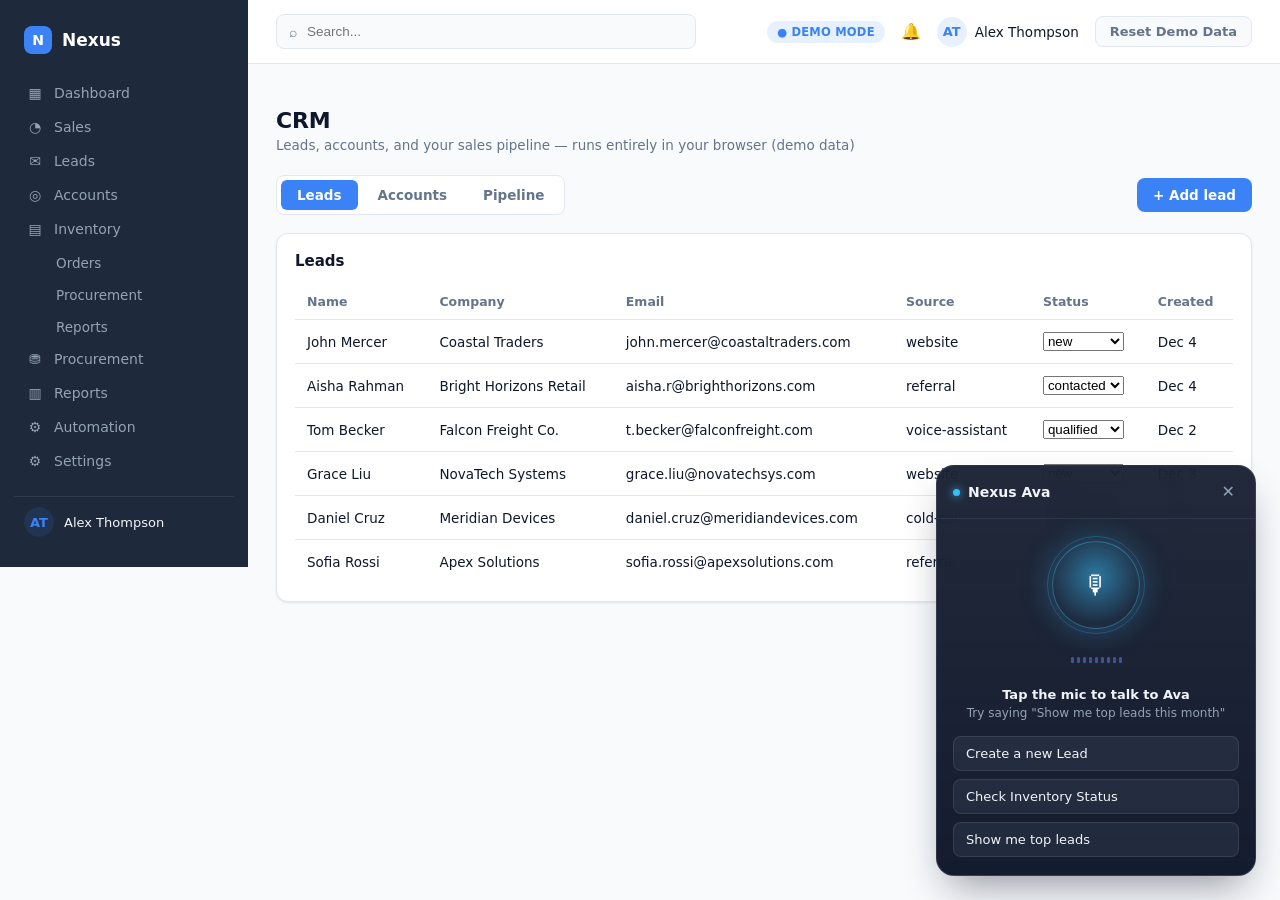
<file: crm.html>
<!DOCTYPE html>
<html lang="en">
<head>
  <meta charset="UTF-8" />
  <meta name="viewport" content="width=device-width, initial-scale=1.0" />
  <title>Nexus — CRM (Demo)</title>

  <link rel="stylesheet" href="css/main.css" />
  <link rel="stylesheet" href="css/dashboard.css" />
  <link rel="stylesheet" href="css/ai_widget.css" />
  <link rel="stylesheet" href="css/crm.css" />

</head>
<body>

  <div class="app-shell">
    <div id="sidebar-slot"></div>

    <div class="main-column">
      <div id="header-slot"></div>

      <main class="main-content">
        <div class="page-header">
          <h1>CRM</h1>
          <p>Leads, accounts, and your sales pipeline — runs entirely in your browser (demo data)</p>
        </div>

        <div class="crm-toolbar">
          <div class="crm-tabs" role="tablist">
            <button class="crm-tab" data-tab="leads" role="tab">Leads</button>
            <button class="crm-tab" data-tab="accounts" role="tab">Accounts</button>
            <button class="crm-tab" data-tab="pipeline" role="tab">Pipeline</button>
          </div>
          <div id="crm-toolbar-actions"></div>
        </div>

        <!-- ---------------- Leads panel ---------------- -->
        <section class="crm-panel card" id="panel-leads" data-panel="leads">
          <div class="card__header">
            <h2>Leads</h2>
          </div>
          <div class="table-wrap">
            <table class="data-table">
              <thead>
                <tr>
                  <th>Name</th>
                  <th>Company</th>
                  <th>Email</th>
                  <th>Source</th>
                  <th>Status</th>
                  <th>Created</th>
                </tr>
              </thead>
              <tbody id="leads-tbody">
                <tr><td colspan="6" class="empty-state">Loading leads…</td></tr>
              </tbody>
            </table>
          </div>
        </section>

        <!-- ---------------- Accounts panel ---------------- -->
        <section class="crm-panel card" id="panel-accounts" data-panel="accounts">
          <div class="card__header">
            <h2>Accounts</h2>
          </div>
          <div class="table-wrap">
            <table class="data-table">
              <thead>
                <tr>
                  <th>Name</th>
                  <th>Industry</th>
                  <th>Owner</th>
                  <th>Website</th>
                  <th>Created</th>
                </tr>
              </thead>
              <tbody id="accounts-tbody">
                <tr><td colspan="5" class="empty-state">Loading accounts…</td></tr>
              </tbody>
            </table>
          </div>
        </section>

        <!-- ---------------- Pipeline panel ---------------- -->
        <section class="crm-panel" id="panel-pipeline" data-panel="pipeline">
          <div class="pipeline-board" id="pipeline-board">
            <div class="empty-state">Loading pipeline…</div>
          </div>
        </section>
      </main>
    </div>
  </div>

  <div id="ai-widget-slot"></div>

  <!-- ---------------- Add Lead modal ---------------- -->
  <div class="modal-overlay" id="lead-modal-overlay">
    <form class="modal" id="lead-form">
      <h3>Create a new lead</h3>
      <p class="modal-sub">Also reachable by saying "Create a new lead" to Ava.</p>
      <div class="form-field">
        <label for="lead-name">Name</label>
        <input type="text" id="lead-name" name="name" required />
      </div>
      <div class="form-field">
        <label for="lead-company">Company</label>
        <input type="text" id="lead-company" name="company" />
      </div>
      <div class="form-field">
        <label for="lead-email">Email</label>
        <input type="email" id="lead-email" name="email" />
      </div>
      <div class="form-field">
        <label for="lead-phone">Phone</label>
        <input type="tel" id="lead-phone" name="phone" />
      </div>
      <div class="modal-actions">
        <button type="button" class="btn-secondary" data-close-modal="lead-modal-overlay">Cancel</button>
        <button type="submit" class="btn-primary">Save lead</button>
      </div>
    </form>
  </div>

  <!-- ---------------- Add Account modal ---------------- -->
  <div class="modal-overlay" id="account-modal-overlay">
    <form class="modal" id="account-form">
      <h3>Create a new account</h3>
      <div class="form-field">
        <label for="account-name">Name</label>
        <input type="text" id="account-name" name="name" required />
      </div>
      <div class="form-field">
        <label for="account-industry">Industry</label>
        <input type="text" id="account-industry" name="industry" />
      </div>
      <div class="form-field">
        <label for="account-owner">Owner</label>
        <input type="text" id="account-owner" name="owner" />
      </div>
      <div class="form-field">
        <label for="account-website">Website</label>
        <input type="text" id="account-website" name="website" />
      </div>
      <div class="modal-actions">
        <button type="button" class="btn-secondary" data-close-modal="account-modal-overlay">Cancel</button>
        <button type="submit" class="btn-primary">Save account</button>
      </div>
    </form>
  </div>

  <!-- ---------------- Add Deal modal ---------------- -->
  <div class="modal-overlay" id="deal-modal-overlay">
    <form class="modal" id="deal-form">
      <h3>Create a new deal</h3>
      <div class="form-field">
        <label for="deal-client">Client name</label>
        <input type="text" id="deal-client" name="client_name" required />
      </div>
      <div class="form-field">
        <label for="deal-value">Value ($)</label>
        <input type="number" id="deal-value" name="value" min="0" step="100" />
      </div>
      <div class="form-field">
        <label for="deal-probability">Probability (%)</label>
        <input type="number" id="deal-probability" name="probability" min="0" max="100" />
      </div>
      <div class="form-field">
        <label for="deal-owner">Owner</label>
        <input type="text" id="deal-owner" name="owner" />
      </div>
      <div class="modal-actions">
        <button type="button" class="btn-secondary" data-close-modal="deal-modal-overlay">Cancel</button>
        <button type="submit" class="btn-primary">Save deal</button>
      </div>
    </form>
  </div>

  <script type="module" src="js/crm.js"></script>
</body>
</html>
</file>
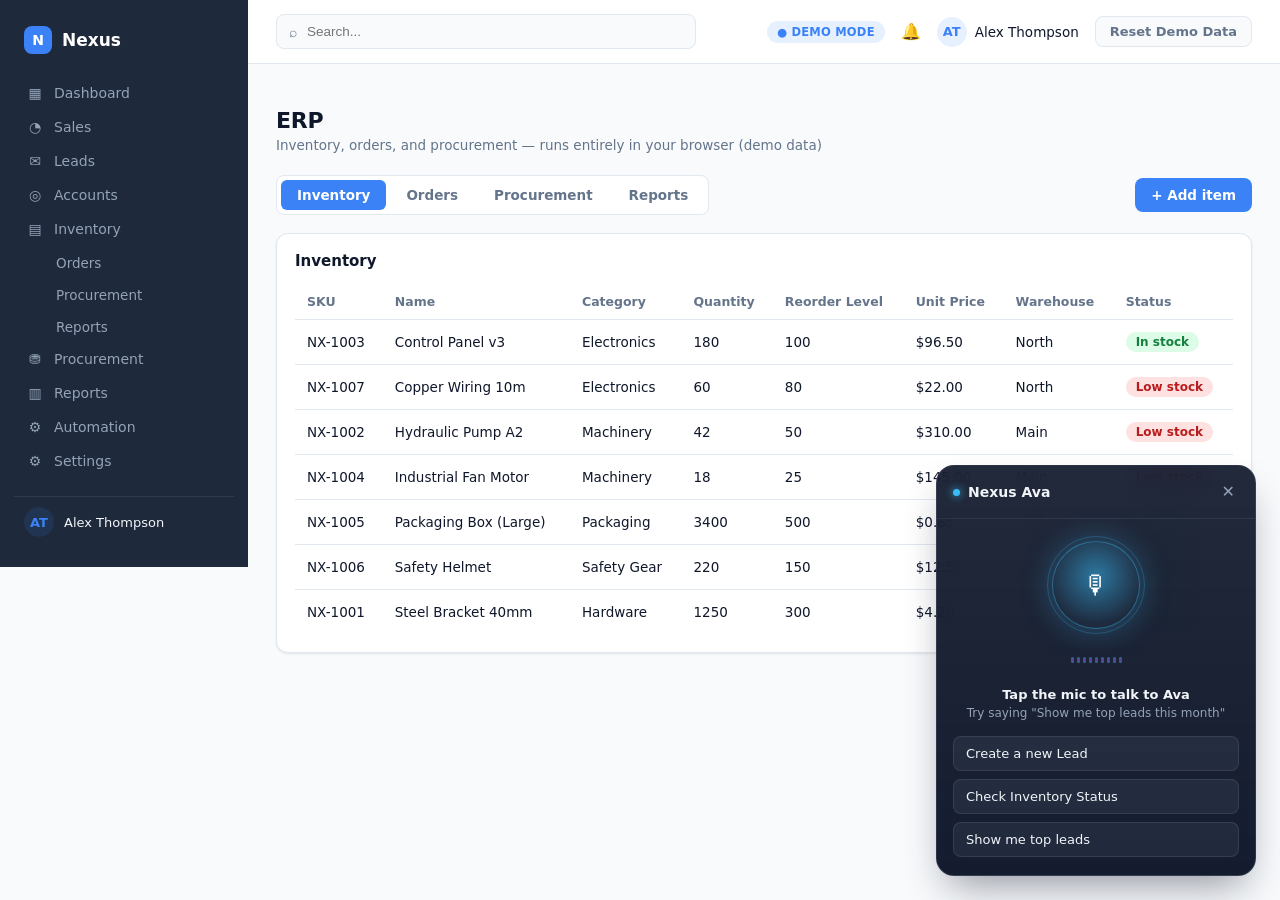
<file: erp.html>
<!DOCTYPE html>
<html lang="en">
<head>
  <meta charset="UTF-8" />
  <meta name="viewport" content="width=device-width, initial-scale=1.0" />
  <title>Nexus — ERP (Demo)</title>

  <link rel="stylesheet" href="css/main.css" />
  <link rel="stylesheet" href="css/dashboard.css" />
  <link rel="stylesheet" href="css/ai_widget.css" />
  <link rel="stylesheet" href="css/crm.css" />
  <link rel="stylesheet" href="css/erp.css" />

</head>
<body>

  <div class="app-shell">
    <div id="sidebar-slot"></div>

    <div class="main-column">
      <div id="header-slot"></div>

      <main class="main-content">
        <div class="page-header">
          <h1>ERP</h1>
          <p>Inventory, orders, and procurement — runs entirely in your browser (demo data)</p>
        </div>

        <div class="crm-toolbar">
          <div class="crm-tabs" role="tablist">
            <button class="crm-tab" data-tab="inventory" role="tab">Inventory</button>
            <button class="crm-tab" data-tab="orders" role="tab">Orders</button>
            <button class="crm-tab" data-tab="procurement" role="tab">Procurement</button>
            <button class="crm-tab" data-tab="reports" role="tab">Reports</button>
          </div>
          <div id="erp-toolbar-actions"></div>
        </div>

        <!-- ---------------- Inventory panel ---------------- -->
        <section class="crm-panel card" id="panel-inventory" data-panel="inventory">
          <div class="card__header">
            <h2>Inventory</h2>
          </div>
          <div class="table-wrap">
            <table class="data-table">
              <thead>
                <tr>
                  <th>SKU</th>
                  <th>Name</th>
                  <th>Category</th>
                  <th>Quantity</th>
                  <th>Reorder Level</th>
                  <th>Unit Price</th>
                  <th>Warehouse</th>
                  <th>Status</th>
                </tr>
              </thead>
              <tbody id="inventory-tbody">
                <tr><td colspan="8" class="empty-state">Loading inventory…</td></tr>
              </tbody>
            </table>
          </div>
        </section>

        <!-- ---------------- Orders panel ---------------- -->
        <section class="crm-panel card" id="panel-orders" data-panel="orders">
          <div class="card__header">
            <h2>Orders</h2>
          </div>
          <div class="table-wrap">
            <table class="data-table">
              <thead>
                <tr>
                  <th>Order #</th>
                  <th>Customer</th>
                  <th>Items</th>
                  <th>Total</th>
                  <th>Status</th>
                  <th>Created</th>
                </tr>
              </thead>
              <tbody id="orders-tbody">
                <tr><td colspan="6" class="empty-state">Loading orders…</td></tr>
              </tbody>
            </table>
          </div>
        </section>

        <!-- ---------------- Procurement panel ---------------- -->
        <section class="crm-panel card" id="panel-procurement" data-panel="procurement">
          <div class="card__header">
            <h2>Procurement</h2>
          </div>
          <div class="table-wrap">
            <table class="data-table">
              <thead>
                <tr>
                  <th>PO #</th>
                  <th>Supplier</th>
                  <th>Items</th>
                  <th>Total</th>
                  <th>Expected</th>
                  <th>Status</th>
                  <th>Created</th>
                </tr>
              </thead>
              <tbody id="procurement-tbody">
                <tr><td colspan="7" class="empty-state">Loading purchase orders…</td></tr>
              </tbody>
            </table>
          </div>
        </section>

        <!-- ---------------- Reports panel ---------------- -->
        <section class="crm-panel" id="panel-reports" data-panel="reports">
          <div class="report-summary">
            <div class="card kpi-card">
              <div class="kpi-card__icon">$</div>
              <div>
                <div class="kpi-card__label">Total Stock Value</div>
                <div class="kpi-card__value" id="report-stock-value">—</div>
              </div>
            </div>
            <div class="card kpi-card">
              <div class="kpi-card__icon">▤</div>
              <div>
                <div class="kpi-card__label">Total Items</div>
                <div class="kpi-card__value" id="report-item-count">—</div>
              </div>
            </div>
            <div class="card kpi-card">
              <div class="kpi-card__icon">⚠</div>
              <div>
                <div class="kpi-card__label">Low Stock Items</div>
                <div class="kpi-card__value" id="report-low-stock-count">—</div>
              </div>
            </div>
          </div>

          <div class="card">
            <div class="card__header">
              <h2>Low Stock Report</h2>
            </div>
            <div class="table-wrap">
              <table class="data-table">
                <thead>
                  <tr>
                    <th>SKU</th>
                    <th>Name</th>
                    <th>Quantity</th>
                    <th>Reorder Level</th>
                    <th>Warehouse</th>
                  </tr>
                </thead>
                <tbody id="low-stock-tbody">
                  <tr><td colspan="5" class="empty-state">Loading…</td></tr>
                </tbody>
              </table>
            </div>
          </div>
        </section>
      </main>
    </div>
  </div>

  <div id="ai-widget-slot"></div>

  <!-- ---------------- Add Inventory Item modal ---------------- -->
  <div class="modal-overlay" id="item-modal-overlay">
    <form class="modal" id="item-form">
      <h3>Add inventory item</h3>
      <div class="form-field">
        <label for="item-sku">SKU</label>
        <input type="text" id="item-sku" name="sku" required />
      </div>
      <div class="form-field">
        <label for="item-name">Name</label>
        <input type="text" id="item-name" name="name" required />
      </div>
      <div class="form-field">
        <label for="item-category">Category</label>
        <input type="text" id="item-category" name="category" />
      </div>
      <div class="form-field">
        <label for="item-quantity">Quantity</label>
        <input type="number" id="item-quantity" name="quantity" min="0" value="0" />
      </div>
      <div class="form-field">
        <label for="item-reorder">Reorder level</label>
        <input type="number" id="item-reorder" name="reorder_level" min="0" value="0" />
      </div>
      <div class="form-field">
        <label for="item-price">Unit price ($)</label>
        <input type="number" id="item-price" name="unit_price" min="0" step="0.01" value="0" />
      </div>
      <div class="form-field">
        <label for="item-warehouse">Warehouse</label>
        <input type="text" id="item-warehouse" name="warehouse" value="Main" />
      </div>
      <div class="modal-actions">
        <button type="button" class="btn-secondary" data-close-modal="item-modal-overlay">Cancel</button>
        <button type="submit" class="btn-primary">Save item</button>
      </div>
    </form>
  </div>

  <!-- ---------------- Create Order modal ---------------- -->
  <div class="modal-overlay" id="order-modal-overlay">
    <form class="modal" id="order-form">
      <h3>Create order</h3>
      <div class="form-field">
        <label for="order-customer">Customer name</label>
        <input type="text" id="order-customer" name="customer_name" required />
      </div>
      <div class="form-field">
        <label>Items</label>
        <div class="line-items" id="order-line-items"></div>
        <button type="button" class="line-item-add" id="order-add-line">+ Add item</button>
      </div>
      <div class="modal-actions">
        <button type="button" class="btn-secondary" data-close-modal="order-modal-overlay">Cancel</button>
        <button type="submit" class="btn-primary">Create order</button>
      </div>
    </form>
  </div>

  <!-- ---------------- Create Purchase Order modal ---------------- -->
  <div class="modal-overlay" id="po-modal-overlay">
    <form class="modal" id="po-form">
      <h3>Create purchase order</h3>
      <div class="form-field">
        <label for="po-supplier">Supplier name</label>
        <input type="text" id="po-supplier" name="supplier_name" required />
      </div>
      <div class="form-field">
        <label for="po-expected">Expected date</label>
        <input type="date" id="po-expected" name="expected_date" />
      </div>
      <div class="form-field">
        <label>Items</label>
        <div class="line-items" id="po-line-items"></div>
        <button type="button" class="line-item-add" id="po-add-line">+ Add item</button>
      </div>
      <div class="modal-actions">
        <button type="button" class="btn-secondary" data-close-modal="po-modal-overlay">Cancel</button>
        <button type="submit" class="btn-primary">Create purchase order</button>
      </div>
    </form>
  </div>

  <script type="module" src="js/erp.js"></script>
</body>
</html>
</file>
<file: css/main.css>
/* ==========================================================
   main.css — global tokens, resets, layout shell
   ========================================================== */

:root {
  /* --- Palette (per design system) --- */
  --bg-primary: #F8FAFC;
  --sidebar-bg: #1E293B;
  --sidebar-bg-active: #273449;
  --indigo-accent: #3B82F6;
  --indigo-accent-soft: rgba(59, 130, 246, 0.12);
  --card-bg: #FFFFFF;
  --card-border: #E2E8F0;

  --text-primary: #0F172A;
  --text-secondary: #64748B;
  --text-inverse: #F1F5F9;
  --text-inverse-muted: #94A3B8;

  --badge-proposal-bg: #F3E8FF;
  --badge-proposal-text: #7E22CE;
  --badge-qualified-bg: #DCFCE7;
  --badge-qualified-text: #15803D;
  --badge-lost-bg: #FEE2E2;
  --badge-lost-text: #B91C1C;

  --ai-widget-bg: #0F172A;
  --ai-glow: #38BDF8;

  --radius-sm: 8px;
  --radius-md: 12px;
  --radius-lg: 18px;

  --shadow-card: 0 1px 2px rgba(15, 23, 42, 0.04), 0 1px 3px rgba(15, 23, 42, 0.06);
  --shadow-widget: 0 20px 40px -12px rgba(15, 23, 42, 0.45);

  --font-sans: "Inter", "Segoe UI", system-ui, -apple-system, sans-serif;
}

* {
  box-sizing: border-box;
}

html, body {
  margin: 0;
  padding: 0;
  height: 100%;
}

body {
  font-family: var(--font-sans);
  background: var(--bg-primary);
  color: var(--text-primary);
  -webkit-font-smoothing: antialiased;
}

a {
  color: inherit;
  text-decoration: none;
}

button {
  font-family: inherit;
  cursor: pointer;
}

ul {
  list-style: none;
  margin: 0;
  padding: 0;
}

/* --- App shell: sidebar + main column --- */
.app-shell {
  display: grid;
  grid-template-columns: 248px 1fr;
  min-height: 100vh;
}

.main-column {
  display: flex;
  flex-direction: column;
  min-width: 0;
}

.main-content {
  padding: 24px 28px 120px;
}

/* --- Focus visibility (accessibility floor) --- */
a:focus-visible,
button:focus-visible,
input:focus-visible {
  outline: 2px solid var(--indigo-accent);
  outline-offset: 2px;
}

@media (prefers-reduced-motion: reduce) {
  * {
    animation-duration: 0.001ms !important;
    transition-duration: 0.001ms !important;
  }
}

@media (max-width: 960px) {
  .app-shell {
    grid-template-columns: 1fr;
  }
  .sidebar {
    display: none; /* replaced by a mobile nav in a later step */
  }
}
</file>
<file: css/dashboard.css>
/* ==========================================================
   dashboard.css — sidebar, header, KPI cards, charts, table
   ========================================================== */

/* ---------- Sidebar ---------- */
.sidebar {
  background: var(--sidebar-bg);
  color: var(--text-inverse-muted);
  padding: 20px 14px;
  display: flex;
  flex-direction: column;
}

.sidebar__brand {
  display: flex;
  align-items: center;
  gap: 10px;
  padding: 6px 10px 22px;
  color: #FFFFFF;
  font-weight: 700;
  font-size: 17px;
}

.sidebar__brand-mark {
  width: 28px;
  height: 28px;
  border-radius: 8px;
  background: var(--indigo-accent);
  display: grid;
  place-items: center;
  font-size: 14px;
}

.sidebar__nav-group {
  margin-bottom: 18px;
}

.sidebar__link {
  display: flex;
  align-items: center;
  gap: 10px;
  padding: 9px 12px;
  border-radius: var(--radius-sm);
  font-size: 14px;
  color: var(--text-inverse-muted);
  transition: background 0.15s ease, color 0.15s ease;
}

.sidebar__link:hover {
  background: var(--sidebar-bg-active);
  color: var(--text-inverse);
}

.sidebar__link.is-active {
  background: var(--indigo-accent);
  color: #FFFFFF;
}

.sidebar__link-icon {
  width: 18px;
  text-align: center;
  font-size: 14px;
}

.sidebar__sub {
  margin-left: 30px;
  margin-top: 2px;
  display: flex;
  flex-direction: column;
  gap: 2px;
}

.sidebar__sub .sidebar__link {
  font-size: 13.5px;
  padding: 7px 12px;
}

.sidebar__footer {
  margin-top: auto;
  display: flex;
  align-items: center;
  gap: 10px;
  padding: 10px;
  border-top: 1px solid rgba(255, 255, 255, 0.08);
}

.sidebar__avatar {
  width: 30px;
  height: 30px;
  border-radius: 50%;
  background: var(--indigo-accent-soft);
  color: var(--indigo-accent);
  display: grid;
  place-items: center;
  font-weight: 600;
  font-size: 13px;
}

.sidebar__footer-name {
  font-size: 13px;
  color: var(--text-inverse);
}

/* ---------- Header ---------- */
.topbar {
  display: flex;
  align-items: center;
  justify-content: space-between;
  gap: 20px;
  padding: 14px 28px;
  background: var(--card-bg);
  border-bottom: 1px solid var(--card-border);
}

.topbar__search {
  flex: 1;
  max-width: 420px;
  display: flex;
  align-items: center;
  gap: 8px;
  background: var(--bg-primary);
  border: 1px solid var(--card-border);
  border-radius: var(--radius-sm);
  padding: 8px 12px;
  color: var(--text-secondary);
  font-size: 13.5px;
}

.topbar__search input {
  border: none;
  background: transparent;
  outline: none;
  width: 100%;
  font-size: 13.5px;
  color: var(--text-primary);
}

.topbar__actions {
  display: flex;
  align-items: center;
  gap: 16px;
  color: var(--text-secondary);
}

.topbar__user {
  display: flex;
  align-items: center;
  gap: 8px;
  font-size: 13.5px;
  color: var(--text-primary);
}

.topbar__logout {
  background: var(--bg-primary);
  border: 1px solid var(--card-border);
  color: var(--text-secondary);
  border-radius: var(--radius-sm);
  padding: 7px 14px;
  font-size: 13px;
  font-weight: 600;
  transition: background 0.15s ease, color 0.15s ease;
}

.topbar__logout:hover {
  background: var(--badge-lost-bg);
  color: var(--badge-lost-text);
}

.demo-badge {
  display: inline-flex;
  align-items: center;
  gap: 5px;
  background: var(--indigo-accent-soft);
  color: var(--indigo-accent);
  border-radius: 999px;
  padding: 4px 10px;
  font-size: 11.5px;
  font-weight: 700;
  letter-spacing: 0.02em;
  text-transform: uppercase;
}

/* ---------- Page header ---------- */
.page-header {
  margin: 20px 0 22px;
}

.page-header h1 {
  margin: 0 0 4px;
  font-size: 22px;
  letter-spacing: -0.01em;
}

.page-header p {
  margin: 0;
  color: var(--text-secondary);
  font-size: 13.5px;
}

/* ---------- Card ---------- */
.card {
  background: var(--card-bg);
  border: 1px solid var(--card-border);
  border-radius: var(--radius-md);
  box-shadow: var(--shadow-card);
  padding: 18px;
}

.card__header {
  display: flex;
  align-items: center;
  justify-content: space-between;
  margin-bottom: 14px;
}

.card__header h2 {
  margin: 0;
  font-size: 15px;
  font-weight: 600;
}

/* ---------- Charts row ---------- */
.charts-row {
  display: grid;
  grid-template-columns: 2fr 1fr;
  gap: 18px;
  margin-bottom: 18px;
}

.chart-wrap {
  height: 220px;
  position: relative;
}

/* ---------- KPI cards ---------- */
.kpi-row {
  display: grid;
  grid-template-columns: repeat(3, 1fr);
  gap: 14px;
  margin-top: 16px;
}

.kpi-card {
  display: flex;
  align-items: center;
  gap: 12px;
}

.kpi-card__icon {
  width: 38px;
  height: 38px;
  border-radius: var(--radius-sm);
  background: var(--indigo-accent-soft);
  color: var(--indigo-accent);
  display: grid;
  place-items: center;
  font-size: 15px;
}

.kpi-card__label {
  font-size: 12.5px;
  color: var(--text-secondary);
}

.kpi-card__value {
  font-size: 17px;
  font-weight: 700;
}

/* ---------- Opportunities table ---------- */
.table-wrap {
  overflow-x: auto;
}

table.data-table {
  width: 100%;
  border-collapse: collapse;
  font-size: 13.5px;
}

.data-table thead th {
  text-align: left;
  color: var(--text-secondary);
  font-weight: 600;
  font-size: 12.5px;
  padding: 10px 12px;
  border-bottom: 1px solid var(--card-border);
}

.data-table tbody td {
  padding: 12px;
  border-bottom: 1px solid var(--card-border);
}

.data-table tbody tr:last-child td {
  border-bottom: none;
}

.badge {
  display: inline-block;
  padding: 3px 10px;
  border-radius: 999px;
  font-size: 12px;
  font-weight: 600;
}

.badge--proposal { background: var(--badge-proposal-bg); color: var(--badge-proposal-text); }
.badge--qualified { background: var(--badge-qualified-bg); color: var(--badge-qualified-text); }
.badge--lost { background: var(--badge-lost-bg); color: var(--badge-lost-text); }

.probability-bar {
  width: 70px;
  height: 5px;
  border-radius: 999px;
  background: var(--card-border);
  overflow: hidden;
}

.probability-bar__fill {
  height: 100%;
  background: var(--indigo-accent);
}

@media (max-width: 960px) {
  .charts-row,
  .kpi-row {
    grid-template-columns: 1fr;
  }
}
</file>
<file: css/ai_widget.css>
/* ==========================================================
   ai_widget.css — "Nexus Ava" floating voice assistant
   ========================================================== */

.ai-widget {
  position: fixed;
  right: 24px;
  bottom: 24px;
  width: 320px;
  border-radius: var(--radius-lg);
  background: linear-gradient(180deg, rgba(15, 23, 42, 0.92), rgba(15, 23, 42, 0.98));
  backdrop-filter: blur(16px);
  -webkit-backdrop-filter: blur(16px);
  border: 1px solid rgba(148, 163, 184, 0.18);
  box-shadow: var(--shadow-widget);
  color: var(--text-inverse);
  z-index: 1000;
  overflow: hidden;
  transition: transform 0.25s ease, opacity 0.25s ease;
}

.ai-widget.is-collapsed {
  transform: translateY(calc(100% + 24px));
  opacity: 0;
  pointer-events: none;
}

.ai-widget__header {
  display: flex;
  align-items: center;
  justify-content: space-between;
  padding: 14px 16px;
  border-bottom: 1px solid rgba(148, 163, 184, 0.14);
}

.ai-widget__title {
  display: flex;
  align-items: center;
  gap: 8px;
  font-size: 14px;
  font-weight: 600;
}

.ai-widget__title-dot {
  width: 7px;
  height: 7px;
  border-radius: 50%;
  background: var(--ai-glow);
  box-shadow: 0 0 8px var(--ai-glow);
}

.ai-widget__close {
  background: none;
  border: none;
  color: var(--text-inverse-muted);
  font-size: 16px;
  line-height: 1;
  padding: 4px;
}

.ai-widget__close:hover {
  color: var(--text-inverse);
}

.ai-widget__body {
  padding: 22px 16px 18px;
  text-align: center;
}

/* --- Mic orb with glow --- */
.ai-widget__mic {
  width: 88px;
  height: 88px;
  margin: 0 auto 14px;
  border-radius: 50%;
  display: grid;
  place-items: center;
  background: radial-gradient(circle at 50% 40%, rgba(56, 189, 248, 0.55), rgba(56, 189, 248, 0.05) 70%);
  border: 1px solid rgba(56, 189, 248, 0.4);
  box-shadow: 0 0 30px rgba(56, 189, 248, 0.35);
  position: relative;
}

.ai-widget__mic::before {
  content: "";
  position: absolute;
  inset: -6px;
  border-radius: 50%;
  border: 1px solid rgba(56, 189, 248, 0.25);
  animation: ai-pulse 2.2s ease-out infinite;
}

.ai-widget.is-listening .ai-widget__mic::before {
  animation-duration: 1.2s;
}

@keyframes ai-pulse {
  0%   { transform: scale(0.9); opacity: 0.8; }
  100% { transform: scale(1.5); opacity: 0; }
}

.ai-widget__mic-icon {
  font-size: 26px;
  color: #FFFFFF;
}

/* --- Waveform --- */
.ai-widget__wave {
  display: flex;
  align-items: center;
  justify-content: center;
  gap: 3px;
  height: 34px;
  margin-bottom: 10px;
}

.ai-widget__wave span {
  display: inline-block;
  width: 3px;
  border-radius: 3px;
  background: linear-gradient(180deg, #38BDF8, #A855F7, #38BDF8);
  animation: ai-wave 1.1s ease-in-out infinite;
  opacity: 0.5;
  height: 6px;
}

.ai-widget.is-listening .ai-widget__wave span {
  opacity: 1;
}

.ai-widget__wave span:nth-child(1) { animation-delay: 0s; }
.ai-widget__wave span:nth-child(2) { animation-delay: 0.1s; }
.ai-widget__wave span:nth-child(3) { animation-delay: 0.2s; }
.ai-widget__wave span:nth-child(4) { animation-delay: 0.3s; }
.ai-widget__wave span:nth-child(5) { animation-delay: 0.4s; }
.ai-widget__wave span:nth-child(6) { animation-delay: 0.3s; }
.ai-widget__wave span:nth-child(7) { animation-delay: 0.2s; }
.ai-widget__wave span:nth-child(8) { animation-delay: 0.1s; }
.ai-widget__wave span:nth-child(9) { animation-delay: 0s; }

@keyframes ai-wave {
  0%, 100% { height: 6px; }
  50% { height: 28px; }
}

.ai-widget:not(.is-listening) .ai-widget__wave span {
  animation-play-state: paused;
}

.ai-widget__status {
  font-size: 13px;
  font-weight: 600;
  margin-bottom: 4px;
}

.ai-widget__hint {
  font-size: 12px;
  color: var(--text-inverse-muted);
  margin-bottom: 16px;
}

.ai-widget__quick-actions {
  display: flex;
  flex-direction: column;
  gap: 8px;
}

.ai-widget__quick-action {
  background: rgba(148, 163, 184, 0.1);
  border: 1px solid rgba(148, 163, 184, 0.16);
  color: var(--text-inverse);
  font-size: 13px;
  padding: 9px 12px;
  border-radius: var(--radius-sm);
  text-align: left;
  transition: background 0.15s ease;
}

.ai-widget__quick-action:hover {
  background: rgba(148, 163, 184, 0.2);
}

/* --- Floating launcher (shown when widget is collapsed) --- */
.ai-launcher {
  position: fixed;
  right: 24px;
  bottom: 24px;
  width: 56px;
  height: 56px;
  border-radius: 50%;
  background: var(--ai-widget-bg);
  border: 1px solid rgba(56, 189, 248, 0.4);
  box-shadow: 0 0 20px rgba(56, 189, 248, 0.35);
  display: grid;
  place-items: center;
  color: #FFFFFF;
  font-size: 20px;
  z-index: 999;
  transition: transform 0.2s ease, opacity 0.2s ease;
}

.ai-launcher:hover {
  transform: scale(1.06);
}

.ai-launcher.is-hidden {
  transform: scale(0.6);
  opacity: 0;
  pointer-events: none;
}

@media (max-width: 480px) {
  .ai-widget {
    right: 12px;
    left: 12px;
    bottom: 12px;
    width: auto;
  }
}
</file>
<file: css/crm.css>
/* ==========================================================
   crm.css — Leads / Accounts / Pipeline page
   ========================================================== */

.crm-toolbar {
  display: flex;
  align-items: center;
  justify-content: space-between;
  margin-bottom: 18px;
  gap: 12px;
  flex-wrap: wrap;
}

.crm-tabs {
  display: flex;
  gap: 4px;
  background: var(--card-bg);
  border: 1px solid var(--card-border);
  border-radius: var(--radius-sm);
  padding: 4px;
}

.crm-tab {
  border: none;
  background: transparent;
  padding: 7px 16px;
  border-radius: 6px;
  font-size: 13.5px;
  color: var(--text-secondary);
  font-weight: 600;
}

.crm-tab.is-active {
  background: var(--indigo-accent);
  color: #FFFFFF;
}

.btn-primary {
  background: var(--indigo-accent);
  color: #FFFFFF;
  border: none;
  border-radius: var(--radius-sm);
  padding: 9px 16px;
  font-size: 13.5px;
  font-weight: 600;
}

.btn-primary:hover {
  filter: brightness(1.05);
}

.crm-panel {
  display: none;
}

.crm-panel.is-active {
  display: block;
}

.empty-state {
  text-align: center;
  padding: 40px 16px;
  color: var(--text-secondary);
  font-size: 13.5px;
}

/* ---------- Modal ---------- */
.modal-overlay {
  position: fixed;
  inset: 0;
  background: rgba(15, 23, 42, 0.45);
  display: none;
  align-items: center;
  justify-content: center;
  z-index: 1100;
  padding: 16px;
}

.modal-overlay.is-open {
  display: flex;
}

.modal {
  background: var(--card-bg);
  border-radius: var(--radius-md);
  width: 100%;
  max-width: 420px;
  padding: 22px;
  box-shadow: var(--shadow-widget);
}

.modal h3 {
  margin: 0 0 4px;
  font-size: 16px;
}

.modal p.modal-sub {
  margin: 0 0 18px;
  font-size: 13px;
  color: var(--text-secondary);
}

.form-field {
  margin-bottom: 14px;
}

.form-field label {
  display: block;
  font-size: 12.5px;
  font-weight: 600;
  color: var(--text-secondary);
  margin-bottom: 5px;
}

.form-field input,
.form-field select {
  width: 100%;
  padding: 9px 10px;
  border: 1px solid var(--card-border);
  border-radius: var(--radius-sm);
  font-size: 13.5px;
  font-family: inherit;
  color: var(--text-primary);
  background: #FFFFFF;
}

.modal-actions {
  display: flex;
  justify-content: flex-end;
  gap: 10px;
  margin-top: 18px;
}

.btn-secondary {
  background: var(--bg-primary);
  border: 1px solid var(--card-border);
  color: var(--text-primary);
  border-radius: var(--radius-sm);
  padding: 9px 16px;
  font-size: 13.5px;
  font-weight: 600;
}

/* ---------- Pipeline / kanban board ---------- */
.pipeline-board {
  display: grid;
  grid-template-columns: repeat(5, minmax(200px, 1fr));
  gap: 14px;
  overflow-x: auto;
}

.pipeline-column {
  background: var(--bg-primary);
  border: 1px solid var(--card-border);
  border-radius: var(--radius-md);
  padding: 12px;
  min-height: 140px;
}

.pipeline-column__title {
  font-size: 12.5px;
  font-weight: 700;
  color: var(--text-secondary);
  margin-bottom: 10px;
  display: flex;
  justify-content: space-between;
}

.pipeline-card {
  background: var(--card-bg);
  border: 1px solid var(--card-border);
  border-radius: var(--radius-sm);
  padding: 10px 12px;
  margin-bottom: 10px;
  box-shadow: var(--shadow-card);
}

.pipeline-card__client {
  font-size: 13.5px;
  font-weight: 600;
  margin-bottom: 4px;
}

.pipeline-card__value {
  font-size: 13px;
  color: var(--text-secondary);
  margin-bottom: 8px;
}

.pipeline-card select {
  width: 100%;
  font-size: 12px;
  padding: 5px 6px;
  border-radius: 6px;
  border: 1px solid var(--card-border);
}

@media (max-width: 960px) {
  .pipeline-board {
    grid-template-columns: 1fr;
  }
}
</file>
<file: css/erp.css>
/* ==========================================================
   erp.css — Inventory / Orders / Procurement / Reports
   (reuses .crm-tab / .modal / .btn-primary / .form-field from crm.css)
   ========================================================== */

.stock-badge {
  display: inline-block;
  padding: 3px 10px;
  border-radius: 999px;
  font-size: 12px;
  font-weight: 600;
}

.stock-badge--ok { background: var(--badge-qualified-bg); color: var(--badge-qualified-text); }
.stock-badge--low { background: var(--badge-lost-bg); color: var(--badge-lost-text); }

.status-select {
  font-size: 12.5px;
  padding: 5px 8px;
  border-radius: 6px;
  border: 1px solid var(--card-border);
  background: #FFFFFF;
  color: var(--text-primary);
}

/* ---------- Line items inside Order / Purchase Order modals ---------- */
.line-items {
  display: flex;
  flex-direction: column;
  gap: 8px;
  margin-bottom: 10px;
}

.line-item-row {
  display: grid;
  grid-template-columns: 2fr 70px 90px auto;
  gap: 6px;
  align-items: center;
}

.line-item-row select,
.line-item-row input {
  padding: 7px 8px;
  border: 1px solid var(--card-border);
  border-radius: 6px;
  font-size: 12.5px;
  font-family: inherit;
}

.line-item-remove {
  background: none;
  border: none;
  color: var(--badge-lost-text);
  font-size: 15px;
  padding: 4px;
}

.line-item-add {
  align-self: flex-start;
  background: none;
  border: 1px dashed var(--card-border);
  color: var(--indigo-accent);
  font-size: 12.5px;
  font-weight: 600;
  padding: 6px 12px;
  border-radius: 6px;
  margin-bottom: 14px;
}

.report-summary {
  display: flex;
  gap: 14px;
  margin-bottom: 18px;
}

.report-summary .kpi-card {
  flex: 1;
}

/* Reuse pipeline-style modal width but a bit wider for line items */
#order-modal-overlay .modal,
#po-modal-overlay .modal {
  max-width: 500px;
}
</file>
